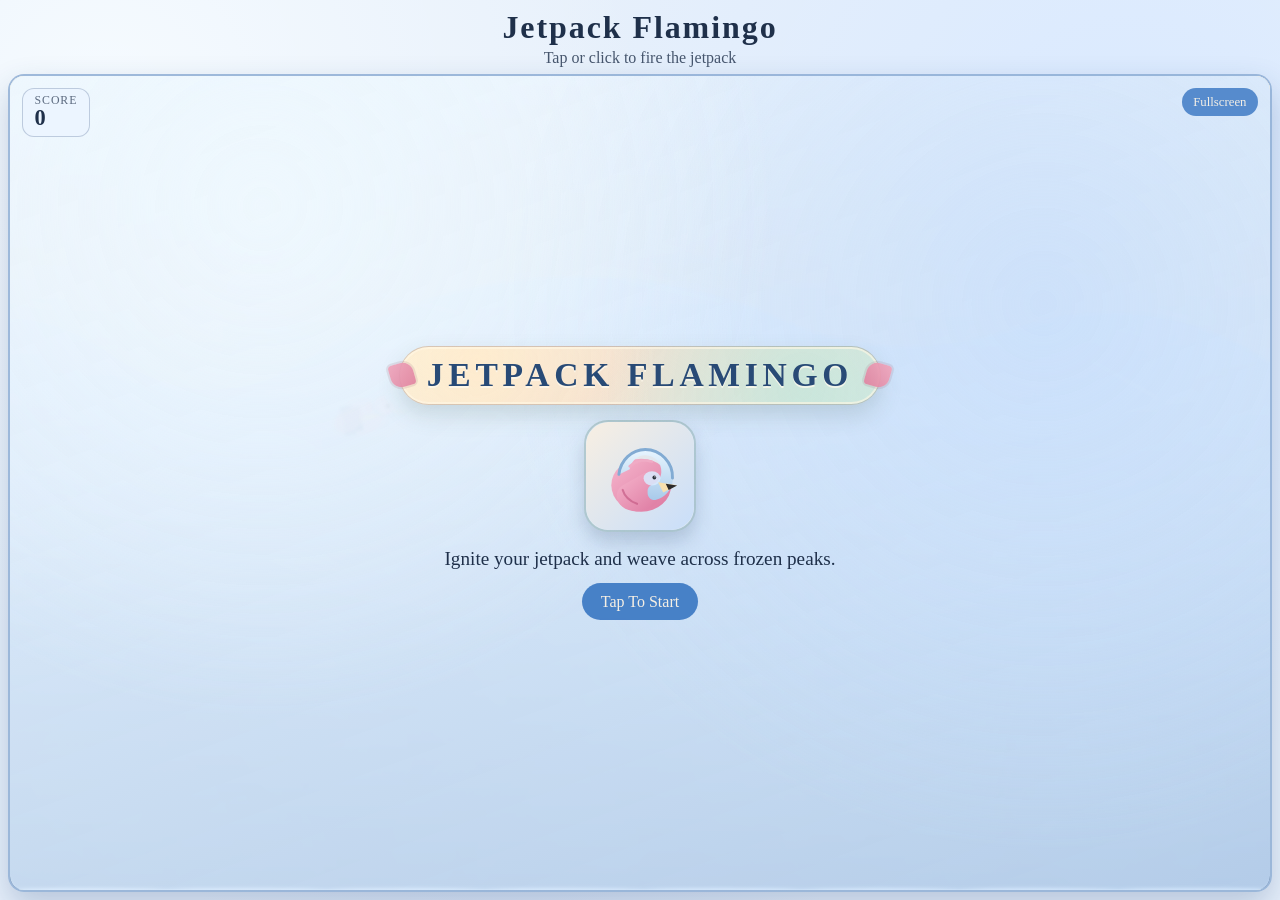
<file: index.html>
<!doctype html>
<html lang="en">
  <head>
    <meta charset="UTF-8" />
    <meta name="viewport" content="width=device-width, initial-scale=1.0, viewport-fit=cover" />
    <meta name="theme-color" content="#a9c6e8" />
    <meta name="apple-mobile-web-app-capable" content="yes" />
    <meta name="apple-mobile-web-app-status-bar-style" content="black-translucent" />
    <meta name="apple-mobile-web-app-title" content="Jetpack Flamingo" />
    <title>Jetpack Flamingo</title>
    <link rel="manifest" href="manifest.webmanifest" />
    <link rel="icon" href="icon.svg" type="image/svg+xml" />
    <link rel="apple-touch-icon" href="icon.svg" />
    <link rel="stylesheet" href="styles.css" />
  </head>
  <body>
    <main class="app">
      <header class="hud-top">
        <h1>Jetpack Flamingo</h1>
        <p>Tap or click to fire the jetpack</p>
      </header>

      <section class="game-wrap" aria-label="Game area">
        <canvas id="game" width="900" height="600" aria-label="Jetpack Flamingo game canvas"></canvas>

        <div id="splash" class="overlay splash visible" role="dialog" aria-live="polite">
          <div class="title-banner" role="img" aria-label="Jetpack Flamingo decorative title banner">
            <span>Jetpack Flamingo</span>
          </div>
          <div class="splash-mark" aria-hidden="true">
            <img src="icon.svg" alt="" />
          </div>
          <p>Ignite your jetpack and weave across frozen peaks.</p>
          <button id="splashStartBtn" type="button">Tap To Start</button>
        </div>

        <div id="menu" class="overlay" role="dialog" aria-live="polite">
          <h2>Jetpack Ready</h2>
          <p>Use quick taps to hover through icy conical cubes.</p>
          <button id="startBtn" type="button">Start</button>
        </div>

        <div id="gameover" class="overlay gameover-overlay" role="dialog" aria-live="polite">
          <h2>Game Over</h2>
          <p class="gameover-message">The frozen sky wins this round.</p>
          <p id="finalScore">Score: 0</p>
          <p id="bestScore">Best: 0</p>
          <button id="restartBtn" type="button">Play Again</button>
        </div>

        <div class="score-card" aria-live="polite">
          <span>Score</span>
          <strong id="score">0</strong>
        </div>

        <button id="fullscreenBtn" class="fullscreen-btn" type="button" aria-label="Toggle fullscreen">Fullscreen</button>
      </section>
    </main>

    <script src="game.js"></script>
  </body>
</html>
</file>
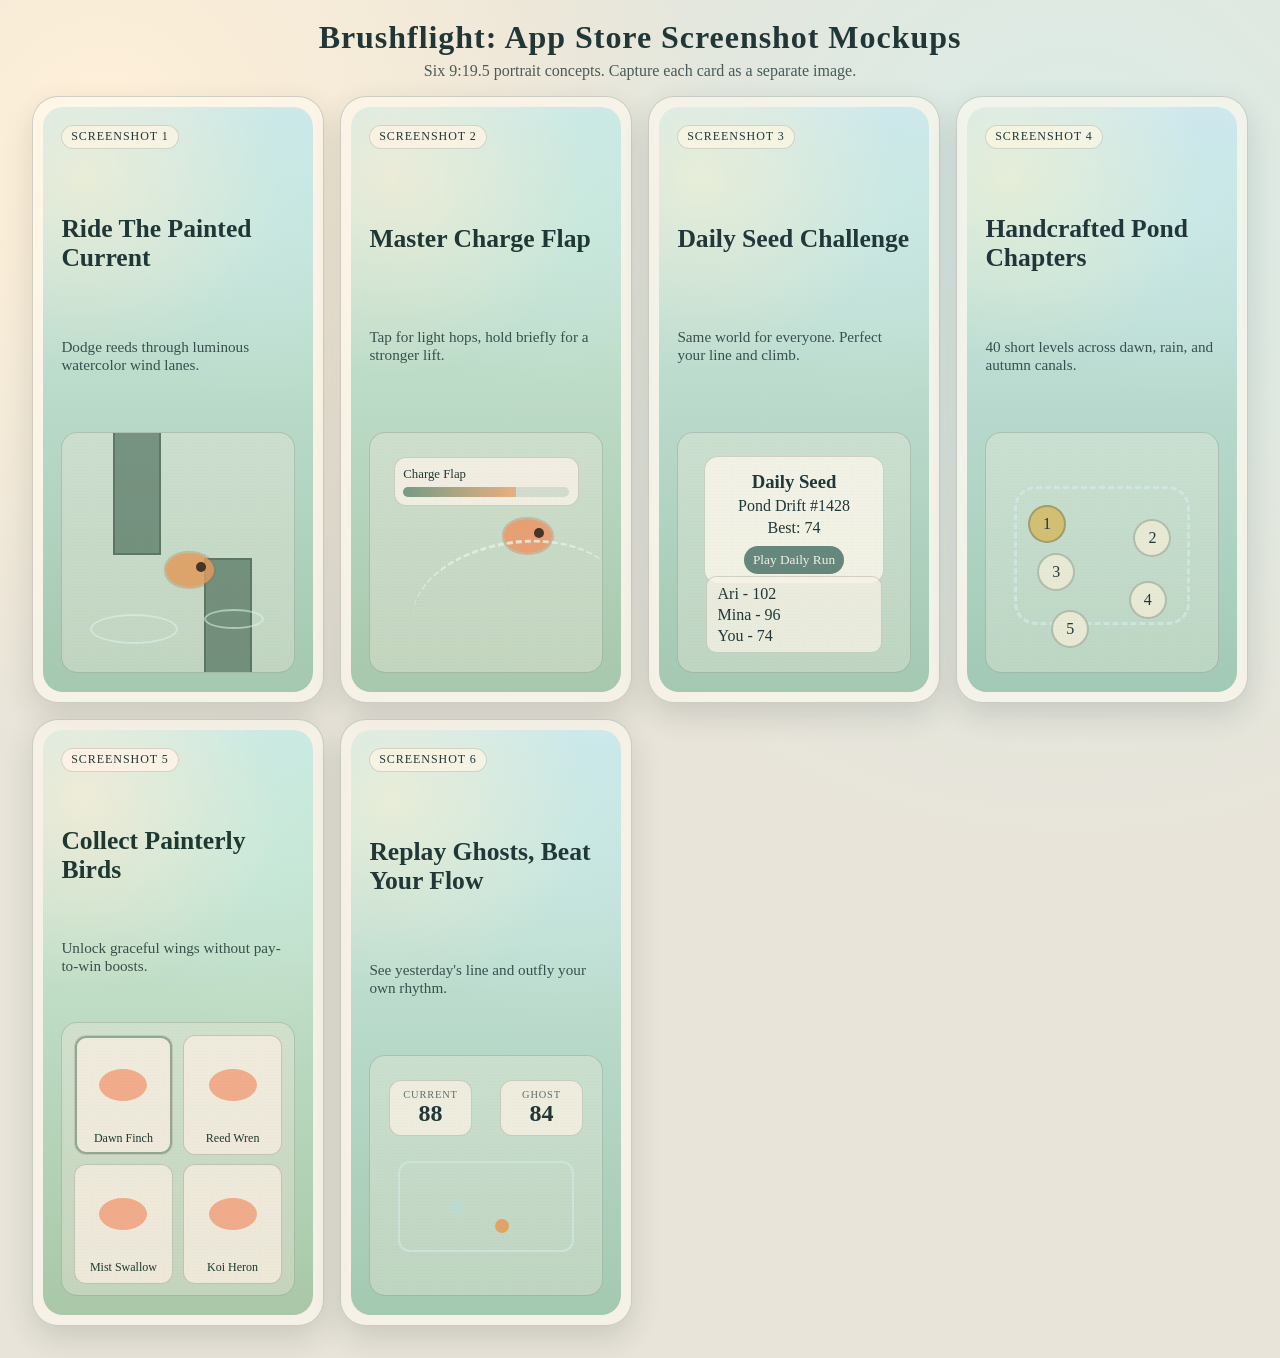
<file: screenshot-mockups.html>
<!doctype html>
<html lang="en">
  <head>
    <meta charset="UTF-8" />
    <meta name="viewport" content="width=device-width, initial-scale=1.0" />
    <title>Brushflight Screenshot Mockups</title>
    <link rel="stylesheet" href="screenshot-mockups.css" />
  </head>
  <body>
    <main>
      <header class="top">
        <h1>Brushflight: App Store Screenshot Mockups</h1>
        <p>Six 9:19.5 portrait concepts. Capture each card as a separate image.</p>
      </header>

      <section class="grid">
        <article class="shot s1">
          <div class="shot-inner">
            <p class="tag">Screenshot 1</p>
            <h2>Ride The Painted Current</h2>
            <p class="sub">Dodge reeds through luminous watercolor wind lanes.</p>
            <div class="scene">
              <div class="pipe p1"></div>
              <div class="pipe p2"></div>
              <div class="bird"></div>
              <div class="ripple r1"></div>
              <div class="ripple r2"></div>
            </div>
          </div>
        </article>

        <article class="shot s2">
          <div class="shot-inner">
            <p class="tag">Screenshot 2</p>
            <h2>Master Charge Flap</h2>
            <p class="sub">Tap for light hops, hold briefly for a stronger lift.</p>
            <div class="scene meter-scene">
              <div class="charge-card">
                <span>Charge Flap</span>
                <div class="meter"><i style="width: 68%"></i></div>
              </div>
              <div class="bird high"></div>
              <div class="arc"></div>
            </div>
          </div>
        </article>

        <article class="shot s3">
          <div class="shot-inner">
            <p class="tag">Screenshot 3</p>
            <h2>Daily Seed Challenge</h2>
            <p class="sub">Same world for everyone. Perfect your line and climb.</p>
            <div class="scene card-scene">
              <div class="panel">
                <h3>Daily Seed</h3>
                <p>Pond Drift #1428</p>
                <p>Best: 74</p>
                <button>Play Daily Run</button>
              </div>
              <ul>
                <li>Ari - 102</li>
                <li>Mina - 96</li>
                <li>You - 74</li>
              </ul>
            </div>
          </div>
        </article>

        <article class="shot s4">
          <div class="shot-inner">
            <p class="tag">Screenshot 4</p>
            <h2>Handcrafted Pond Chapters</h2>
            <p class="sub">40 short levels across dawn, rain, and autumn canals.</p>
            <div class="scene map-scene">
              <div class="path"></div>
              <div class="node n1 active">1</div>
              <div class="node n2">2</div>
              <div class="node n3">3</div>
              <div class="node n4">4</div>
              <div class="node n5">5</div>
            </div>
          </div>
        </article>

        <article class="shot s5">
          <div class="shot-inner">
            <p class="tag">Screenshot 5</p>
            <h2>Collect Painterly Birds</h2>
            <p class="sub">Unlock graceful wings without pay-to-win boosts.</p>
            <div class="scene skins-scene">
              <div class="skin selected"><span>Dawn Finch</span></div>
              <div class="skin"><span>Reed Wren</span></div>
              <div class="skin"><span>Mist Swallow</span></div>
              <div class="skin"><span>Koi Heron</span></div>
            </div>
          </div>
        </article>

        <article class="shot s6">
          <div class="shot-inner">
            <p class="tag">Screenshot 6</p>
            <h2>Replay Ghosts, Beat Your Flow</h2>
            <p class="sub">See yesterday's line and outfly your own rhythm.</p>
            <div class="scene score-scene">
              <div class="stat current">
                <small>Current</small>
                <strong>88</strong>
              </div>
              <div class="stat ghost">
                <small>Ghost</small>
                <strong>84</strong>
              </div>
              <div class="lane"></div>
              <div class="ghost-dot"></div>
              <div class="you-dot"></div>
            </div>
          </div>
        </article>
      </section>
    </main>
  </body>
</html>
</file>
<file: styles.css>
:root {
  --paper: #edf5ff;
  --ink: #1f304a;
  --card: rgba(236, 244, 255, 0.72);
  --card-border: rgba(66, 95, 138, 0.28);
  --button-bg: rgba(63, 123, 196, 0.94);
  --button-hover: rgba(49, 104, 176, 0.98);
}

* {
  box-sizing: border-box;
}

html,
body {
  margin: 0;
  width: 100%;
  height: 100%;
  overflow: hidden;
  overflow: clip;
  overscroll-behavior: none;
  touch-action: none;
  -webkit-overflow-scrolling: auto;
}

body {
  position: fixed;
  inset: 0;
  font-family: "Georgia", "Palatino Linotype", "Times New Roman", serif;
  color: var(--ink);
  background:
    radial-gradient(circle at 8% 12%, #f6fbff 0%, transparent 38%),
    radial-gradient(circle at 88% 20%, #d9e9ff 0%, transparent 44%),
    radial-gradient(circle at 40% 80%, #d7e4f6 0%, transparent 34%),
    #e7f0fb;
}

body.immersive .hud-top {
  display: none;
}

.app {
  width: 100vw;
  height: 100vh;
  height: 100svh;
  height: 100dvh;
  display: grid;
  grid-template-rows: auto 1fr;
  padding: max(0.55rem, env(safe-area-inset-top)) max(0.5rem, env(safe-area-inset-right)) max(0.5rem, env(safe-area-inset-bottom)) max(0.5rem, env(safe-area-inset-left));
  gap: 0.45rem;
  overflow: hidden;
  touch-action: none;
}

body.immersive .app {
  grid-template-rows: 1fr;
  padding-top: max(0.3rem, env(safe-area-inset-top));
}

.hud-top {
  text-align: center;
  margin: 0;
}

.hud-top h1 {
  margin: 0;
  letter-spacing: 0.06em;
  font-size: clamp(1.15rem, 4.2vw, 2rem);
  font-weight: 600;
}

.hud-top p {
  margin: 0.18rem 0 0;
  font-size: clamp(0.78rem, 2.4vw, 1rem);
  opacity: 0.8;
}

.game-wrap {
  position: relative;
  width: 100%;
  height: 100%;
  border-radius: 16px;
  overflow: hidden;
  border: 2px solid rgba(71, 112, 168, 0.42);
  box-shadow: 0 14px 32px rgba(34, 68, 120, 0.24);
  background: rgba(208, 230, 255, 0.62);
}

canvas {
  width: 100%;
  height: 100%;
  display: block;
  touch-action: manipulation;
  background: linear-gradient(180deg, #dff1ff 0%, #c9e0ff 45%, #b4d0f4 100%);
}

.game-wrap:fullscreen,
.game-wrap:-webkit-full-screen,
body.immersive .game-wrap {
  width: 100vw;
  height: 100vh;
  height: 100dvh;
  border-radius: 0;
  border: 0;
  box-shadow: none;
}

body.fullscreen-active .app,
body:has(.game-wrap:fullscreen) .app,
body:has(.game-wrap:-webkit-full-screen) .app,
body.immersive .app {
  padding: 0;
  gap: 0;
}

body.fullscreen-active .hud-top,
body:has(.game-wrap:fullscreen) .hud-top,
body:has(.game-wrap:-webkit-full-screen) .hud-top {
  display: none;
}

.overlay {
  position: absolute;
  inset: 0;
  display: grid;
  place-content: center;
  gap: 0.8rem;
  text-align: center;
  padding: 1.2rem;
  background: linear-gradient(150deg, rgba(239, 247, 255, 0.84), rgba(214, 231, 252, 0.68));
  backdrop-filter: blur(1.8px);
  opacity: 0;
  pointer-events: none;
  transition: opacity 180ms ease;
}

.overlay.visible {
  opacity: 1;
  pointer-events: all;
}

.gameover-overlay {
  background:
    radial-gradient(circle at 20% 18%, rgba(232, 234, 255, 0.28), transparent 45%),
    radial-gradient(circle at 82% 70%, rgba(118, 134, 193, 0.2), transparent 48%),
    linear-gradient(155deg, rgba(39, 53, 91, 0.8), rgba(18, 24, 44, 0.9));
  color: #edf2ff;
}

.gameover-message {
  font-style: italic;
  opacity: 0.9;
}

.splash {
  background:
    radial-gradient(circle at 20% 16%, rgba(240, 249, 255, 0.78), transparent 42%),
    radial-gradient(circle at 82% 28%, rgba(197, 221, 252, 0.7), transparent 46%),
    linear-gradient(160deg, rgba(236, 246, 255, 0.95), rgba(198, 221, 248, 0.83));
}

.title-banner {
  position: relative;
  margin: 0 auto 0.15rem;
  padding: 0.7rem 1.7rem 0.8rem;
  border-radius: 999px;
  border: 1px solid rgba(108, 86, 95, 0.26);
  background:
    radial-gradient(circle at 16% 22%, rgba(255, 235, 204, 0.8), transparent 44%),
    radial-gradient(circle at 84% 76%, rgba(194, 229, 217, 0.72), transparent 50%),
    linear-gradient(135deg, rgba(254, 244, 220, 0.94), rgba(245, 224, 206, 0.92) 44%, rgba(216, 235, 227, 0.9));
  box-shadow:
    0 10px 22px rgba(67, 95, 84, 0.18),
    inset 0 0 0 2px rgba(255, 247, 228, 0.62);
}

.title-banner::before,
.title-banner::after {
  content: "";
  position: absolute;
  top: 50%;
  width: 24px;
  height: 24px;
  border-radius: 4px 11px;
  background: linear-gradient(140deg, rgba(238, 166, 188, 0.95), rgba(223, 128, 158, 0.9));
  box-shadow: 0 0 0 2px rgba(158, 106, 123, 0.16);
}

.title-banner::before {
  left: -10px;
  transform: translateY(-50%) rotate(-16deg);
}

.title-banner::after {
  right: -10px;
  transform: translateY(-50%) scaleX(-1) rotate(-16deg);
}

.title-banner span {
  position: relative;
  display: block;
  text-transform: uppercase;
  letter-spacing: 0.14em;
  font-size: clamp(1.18rem, 4.7vw, 2.1rem);
  line-height: 1;
  font-weight: 700;
  color: #284a76;
  text-shadow: 0 2px 0 rgba(255, 249, 237, 0.75);
}

.splash-mark {
  width: 112px;
  height: 112px;
  margin: 0 auto 0.2rem;
  display: grid;
  place-items: center;
  position: relative;
}

.splash-mark img {
  width: 100%;
  height: 100%;
  display: block;
  border-radius: 24px;
  border: 2px solid rgba(85, 126, 112, 0.3);
  box-shadow:
    0 10px 18px rgba(40, 67, 101, 0.2),
    inset 0 0 0 10px rgba(255, 245, 225, 0.25);
  animation: pulse-ring 1.8s ease-in-out infinite;
}

.overlay h2 {
  margin: 0;
  font-size: clamp(1.5rem, 5.2vw, 2.5rem);
  letter-spacing: 0.05em;
}

.overlay p {
  margin: 0;
  font-size: clamp(0.95rem, 2.7vw, 1.2rem);
}

button {
  justify-self: center;
  font: inherit;
  font-size: 1rem;
  border: 0;
  color: #f5efe4;
  background: var(--button-bg);
  padding: 0.6rem 1.15rem;
  border-radius: 999px;
  cursor: pointer;
  transition: transform 120ms ease, background-color 120ms ease;
}

button:hover {
  background: var(--button-hover);
  transform: translateY(-1px);
}

button:active {
  transform: translateY(0);
}

.score-card {
  position: absolute;
  top: 0.75rem;
  left: 0.75rem;
  z-index: 5;
  background: var(--card);
  border: 1px solid var(--card-border);
  border-radius: 12px;
  padding: 0.38rem 0.72rem 0.44rem;
  display: grid;
  line-height: 1;
  backdrop-filter: blur(1px);
}

.score-card span {
  font-size: 0.74rem;
  text-transform: uppercase;
  opacity: 0.7;
  letter-spacing: 0.08em;
}

.score-card strong {
  font-size: 1.4rem;
}

.fullscreen-btn {
  position: absolute;
  right: 0.75rem;
  top: 0.75rem;
  z-index: 5;
  font-size: 0.8rem;
  padding: 0.42rem 0.72rem;
  opacity: 0.9;
}

@keyframes pulse-ring {
  0%,
  100% {
    transform: scale(1);
    opacity: 0.86;
  }
  50% {
    transform: scale(1.08);
    opacity: 1;
  }
}

@media (max-width: 740px) {
  .app {
    padding: max(0.35rem, env(safe-area-inset-top)) max(0.35rem, env(safe-area-inset-right)) max(0.35rem, env(safe-area-inset-bottom)) max(0.35rem, env(safe-area-inset-left));
  }

  .score-card {
    top: 0.52rem;
    left: 0.52rem;
  }

  .fullscreen-btn {
    top: 0.52rem;
    right: 0.52rem;
  }
}

@media (orientation: portrait) {
  .hud-top p {
    font-size: 0.84rem;
  }
}
</file>
<file: screenshot-mockups.css>
:root {
  --ink: #213737;
  --paper: #f8f2e4;
}

* {
  box-sizing: border-box;
}

body {
  margin: 0;
  color: var(--ink);
  font-family: "Georgia", "Times New Roman", serif;
  background:
    radial-gradient(circle at 8% 10%, #fff0d8 0%, transparent 36%),
    radial-gradient(circle at 84% 16%, #d9ece7 0%, transparent 40%),
    #e8e4d9;
}

main {
  width: min(1400px, 95vw);
  margin: 0 auto;
  padding: 1.2rem 0 2rem;
}

.top {
  text-align: center;
  margin-bottom: 1rem;
}

.top h1 {
  margin: 0;
  letter-spacing: 0.03em;
}

.top p {
  margin: 0.35rem 0 0;
  opacity: 0.8;
}

.grid {
  display: grid;
  grid-template-columns: repeat(auto-fit, minmax(280px, 1fr));
  gap: 1rem;
}

.shot {
  border-radius: 26px;
  padding: 10px;
  background: rgba(255, 250, 240, 0.6);
  border: 1px solid rgba(31, 56, 50, 0.2);
  box-shadow: 0 12px 30px rgba(30, 45, 40, 0.14);
}

.shot-inner {
  position: relative;
  overflow: hidden;
  border-radius: 20px;
  aspect-ratio: 9 / 19.5;
  padding: 1.15rem;
  display: flex;
  flex-direction: column;
  justify-content: space-between;
  background:
    radial-gradient(circle at 15% 12%, rgba(255, 242, 209, 0.6), transparent 35%),
    radial-gradient(circle at 78% 18%, rgba(204, 235, 226, 0.6), transparent 36%),
    linear-gradient(180deg, #cde8ec 0%, #bddccc 45%, #a6c8b0 100%);
}

.tag {
  margin: 0;
  display: inline-block;
  width: fit-content;
  padding: 0.2rem 0.55rem;
  border-radius: 999px;
  font-size: 0.75rem;
  letter-spacing: 0.08em;
  text-transform: uppercase;
  background: rgba(252, 244, 228, 0.82);
  border: 1px solid rgba(41, 67, 60, 0.18);
}

h2 {
  margin: 0.5rem 0 0;
  line-height: 1.12;
  font-size: clamp(1.25rem, 2vw, 1.7rem);
}

.sub {
  margin: 0.4rem 0 0;
  font-size: 0.95rem;
  opacity: 0.85;
}

.scene {
  position: relative;
  min-height: 44%;
  border-radius: 16px;
  background: rgba(244, 238, 223, 0.34);
  border: 1px solid rgba(49, 71, 63, 0.2);
  overflow: hidden;
}

.scene::after {
  content: "";
  position: absolute;
  inset: 0;
  background-image: radial-gradient(rgba(36, 57, 52, 0.1) 0.5px, transparent 0.5px);
  background-size: 3px 3px;
  opacity: 0.3;
  pointer-events: none;
}

.pipe {
  position: absolute;
  width: 48px;
  background: rgba(68, 101, 82, 0.62);
  border: 2px solid rgba(39, 62, 50, 0.3);
}

.p1 {
  left: 22%;
  top: -5%;
  height: 56%;
}

.p2 {
  right: 18%;
  bottom: -5%;
  height: 53%;
}

.bird {
  position: absolute;
  width: 48px;
  height: 34px;
  border-radius: 48% 52% 51% 49%;
  background: rgba(225, 154, 94, 0.84);
  top: 50%;
  left: 45%;
  box-shadow: 0 0 0 2px rgba(152, 97, 54, 0.25);
}

.bird::before {
  content: "";
  position: absolute;
  width: 10px;
  height: 10px;
  border-radius: 50%;
  background: rgba(28, 26, 24, 0.8);
  right: 8px;
  top: 9px;
}

.ripple {
  position: absolute;
  border: 2px solid rgba(223, 244, 237, 0.56);
  border-radius: 50%;
}

.r1 {
  width: 88px;
  height: 30px;
  left: 12%;
  bottom: 12%;
}

.r2 {
  width: 60px;
  height: 20px;
  right: 13%;
  bottom: 18%;
}

.meter-scene .charge-card {
  position: absolute;
  top: 10%;
  left: 10%;
  right: 10%;
  background: rgba(248, 242, 230, 0.8);
  border: 1px solid rgba(48, 71, 62, 0.2);
  border-radius: 12px;
  padding: 0.55rem;
}

.charge-card span {
  display: block;
  font-size: 0.8rem;
  margin-bottom: 0.3rem;
}

.meter {
  width: 100%;
  height: 10px;
  border-radius: 999px;
  background: rgba(156, 184, 169, 0.35);
  overflow: hidden;
}

.meter i {
  display: block;
  height: 100%;
  background: linear-gradient(90deg, rgba(101, 144, 124, 0.85), rgba(225, 172, 111, 0.85));
}

.bird.high {
  left: 58%;
  top: 36%;
}

.arc {
  position: absolute;
  width: 210px;
  height: 130px;
  border-top: 3px dashed rgba(228, 242, 233, 0.8);
  border-radius: 50%;
  left: 18%;
  top: 45%;
  transform: rotate(-9deg);
}

.card-scene .panel {
  margin: 10% auto 0;
  width: 78%;
  background: rgba(252, 246, 235, 0.82);
  border: 1px solid rgba(47, 70, 61, 0.2);
  border-radius: 14px;
  padding: 0.6rem;
  text-align: center;
}

.panel h3,
.panel p {
  margin: 0.25rem 0;
}

.panel button {
  border: 0;
  margin-top: 0.35rem;
  padding: 0.35rem 0.55rem;
  border-radius: 999px;
  color: #f5efe3;
  background: rgba(88, 124, 111, 0.9);
  font-family: inherit;
}

.card-scene ul {
  position: absolute;
  bottom: 8%;
  left: 12%;
  right: 12%;
  margin: 0;
  padding: 0.45rem 0.65rem;
  list-style: none;
  border-radius: 10px;
  background: rgba(250, 243, 230, 0.72);
  border: 1px solid rgba(41, 63, 57, 0.18);
}

.card-scene li + li {
  margin-top: 0.2rem;
}

.map-scene .path {
  position: absolute;
  left: 12%;
  right: 12%;
  top: 22%;
  bottom: 20%;
  border: 3px dashed rgba(210, 235, 225, 0.75);
  border-radius: 22px;
}

.node {
  position: absolute;
  width: 38px;
  height: 38px;
  border-radius: 50%;
  display: grid;
  place-items: center;
  background: rgba(242, 234, 216, 0.86);
  border: 2px solid rgba(54, 83, 74, 0.3);
}

.node.active {
  background: rgba(226, 182, 117, 0.9);
}

.n1 { left: 18%; top: 30%; }
.n2 { right: 20%; top: 36%; }
.n3 { left: 22%; top: 50%; }
.n4 { right: 22%; top: 62%; }
.n5 { left: 28%; top: 74%; }

.skins-scene {
  display: grid;
  grid-template-columns: 1fr 1fr;
  gap: 0.6rem;
  padding: 0.7rem;
}

.skin {
  position: relative;
  border-radius: 12px;
  border: 1px solid rgba(44, 67, 59, 0.22);
  background: rgba(247, 240, 225, 0.72);
  min-height: 120px;
}

.skin::before {
  content: "";
  position: absolute;
  width: 48px;
  height: 32px;
  top: 28%;
  left: 50%;
  transform: translateX(-50%);
  border-radius: 50%;
  background: rgba(218, 157, 96, 0.72);
}

.skin span {
  position: absolute;
  bottom: 8px;
  left: 0;
  right: 0;
  text-align: center;
  font-size: 0.75rem;
}

.skin.selected {
  box-shadow: inset 0 0 0 2px rgba(84, 128, 113, 0.62);
}

.score-scene .stat {
  position: absolute;
  top: 10%;
  width: 36%;
  border-radius: 12px;
  padding: 0.5rem;
  text-align: center;
  background: rgba(248, 241, 227, 0.8);
  border: 1px solid rgba(48, 71, 62, 0.2);
}

.stat small {
  display: block;
  text-transform: uppercase;
  letter-spacing: 0.08em;
  font-size: 0.65rem;
  opacity: 0.7;
}

.stat strong {
  font-size: 1.5rem;
}

.current { left: 8%; }
.ghost { right: 8%; }

.score-scene .lane {
  position: absolute;
  left: 12%;
  right: 12%;
  bottom: 18%;
  top: 44%;
  border: 2px solid rgba(210, 232, 224, 0.76);
  border-radius: 12px;
}

.ghost-dot,
.you-dot {
  position: absolute;
  width: 14px;
  height: 14px;
  border-radius: 50%;
}

.ghost-dot {
  left: 34%;
  bottom: 34%;
  background: rgba(188, 219, 208, 0.94);
}

.you-dot {
  left: 54%;
  bottom: 26%;
  background: rgba(229, 160, 102, 0.94);
}

.s1 .shot-inner { filter: saturate(1.03); }
.s2 .shot-inner { filter: hue-rotate(-8deg) saturate(1.04); }
.s3 .shot-inner { filter: hue-rotate(6deg) saturate(1.02); }
.s4 .shot-inner { filter: hue-rotate(12deg) saturate(1.06); }
.s5 .shot-inner { filter: hue-rotate(-16deg) saturate(1.08); }
.s6 .shot-inner { filter: hue-rotate(4deg) saturate(1.05); }

@media (max-width: 760px) {
  .grid {
    grid-template-columns: 1fr;
  }
}
</file>
